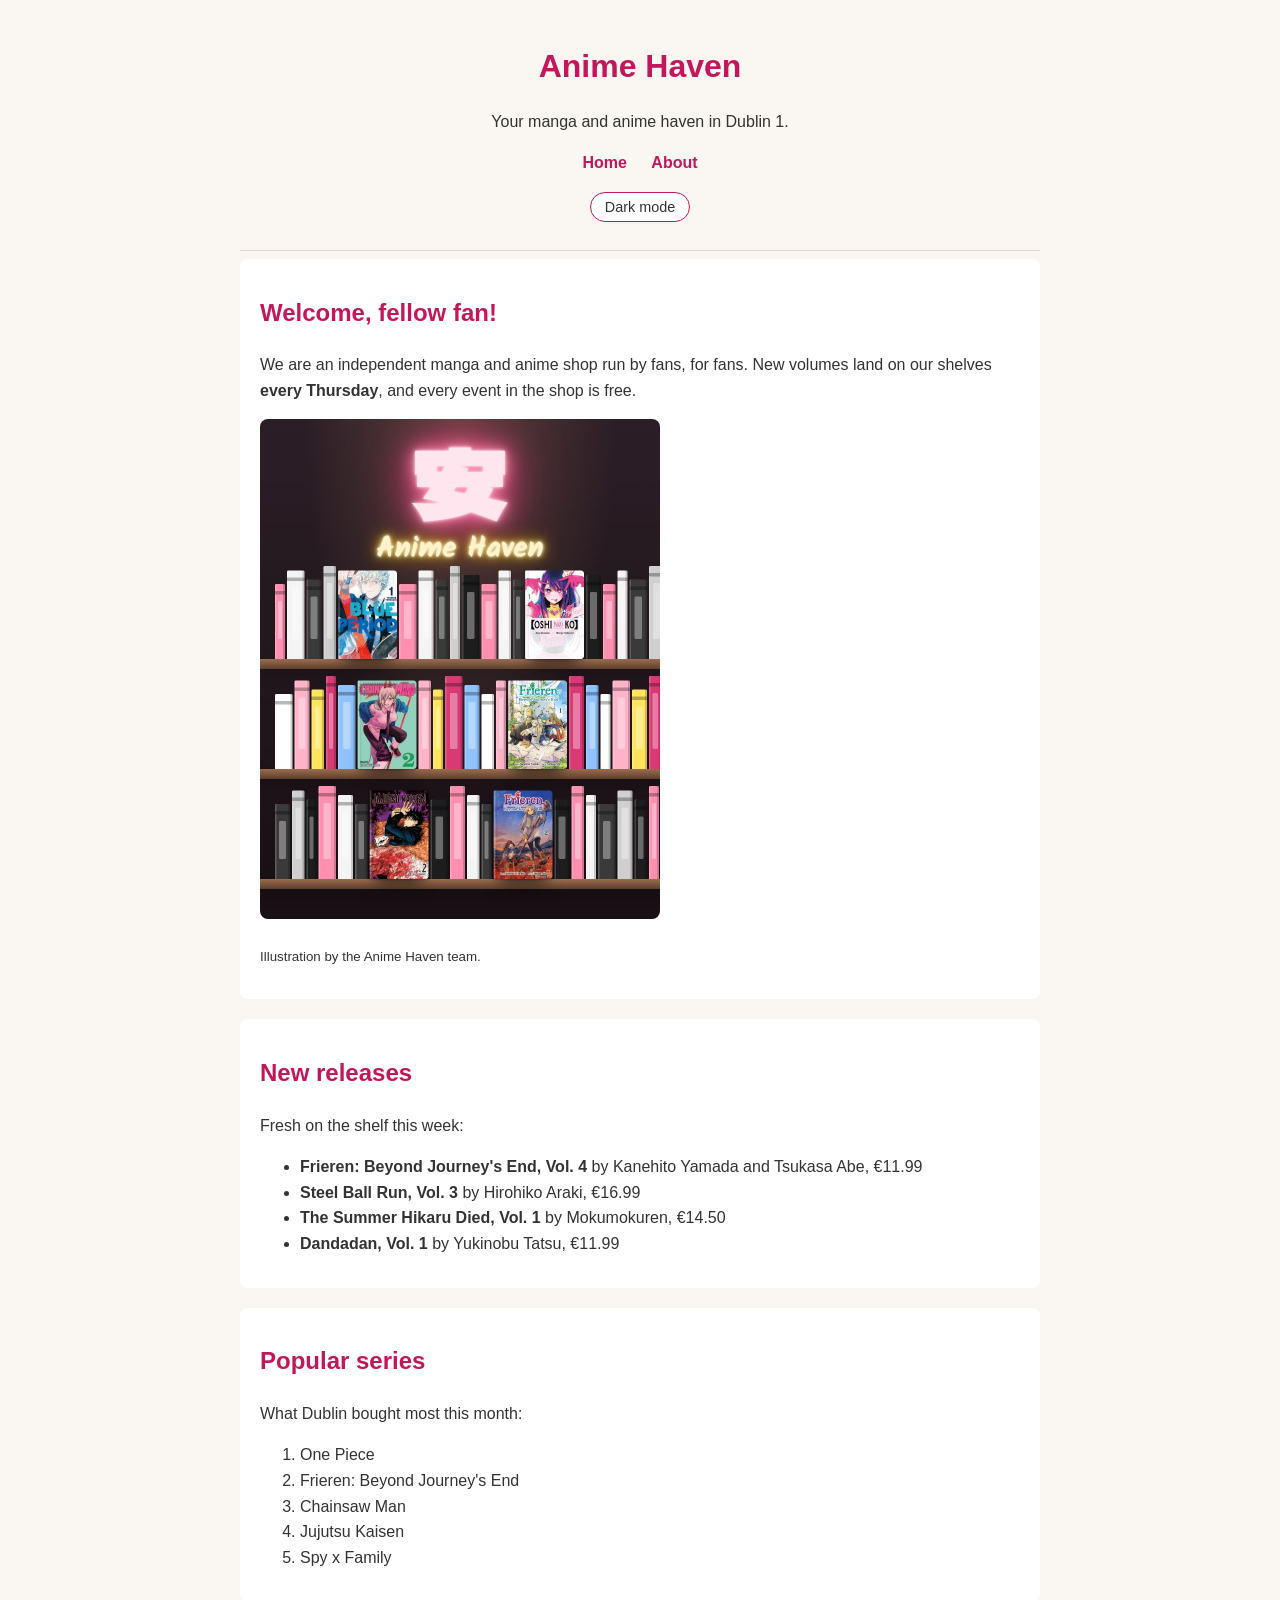
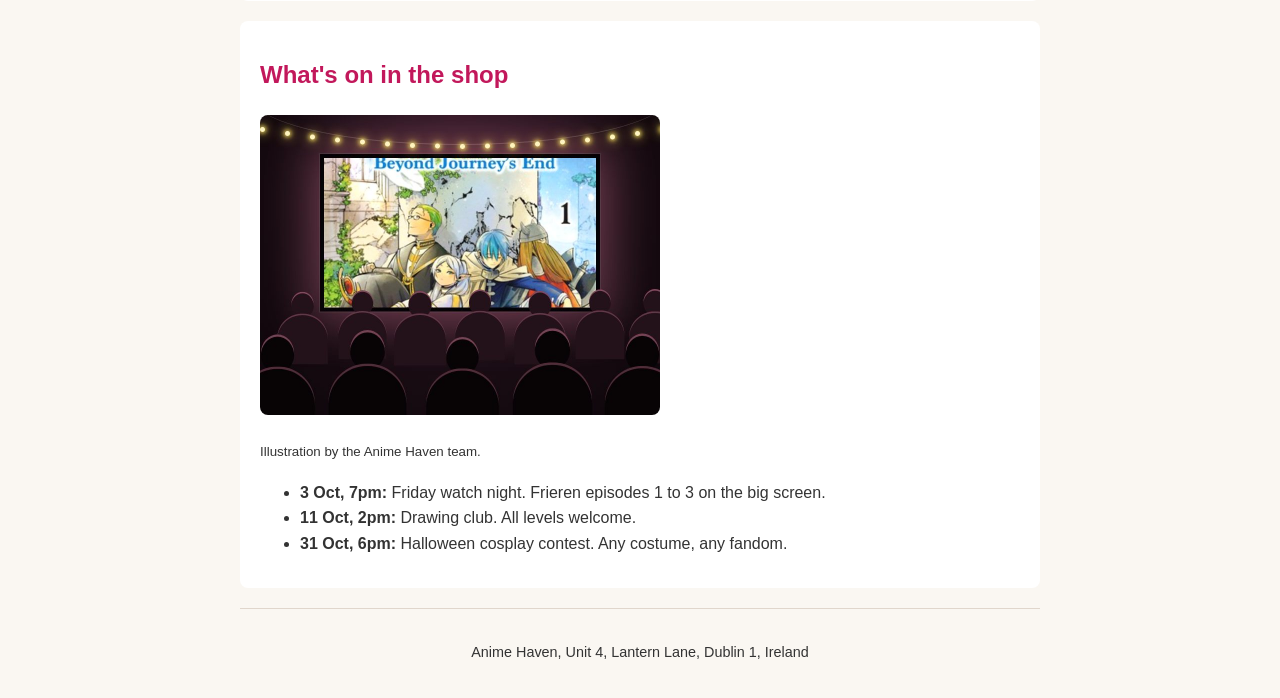
<file: index.html>
<!DOCTYPE html>
<html lang="en">
<head>
  <meta charset="utf-8">
  <meta name="viewport" content="width=device-width, initial-scale=1">
  <title>Anime Haven | Manga and anime shop in Dublin</title>
  <link rel="stylesheet" href="style.css">
</head>
<body>

  <!-- Header and main menu -->
  <header>
    <h1>Anime Haven</h1>
    <p>Your manga and anime haven in Dublin 1.</p>
    <nav>
      <ul>
        <li><a href="index.html">Home</a></li>
        <li><a href="about.html">About</a></li>
      </ul>
    </nav>
    <button id="theme-toggle" type="button">Dark mode</button>
  </header>

  <hr>

  <main>
    <!-- Welcome -->
    <section>
      <h2>Welcome, fellow fan!</h2>
      <p>We are an independent manga and anime shop run by fans, for fans. New volumes land on our shelves <strong>every Thursday</strong>, and every event in the shop is free.</p>
      <img src="images/shop.jpg" alt="anime haven shelf" width="400">
      <p><small>Illustration by the Anime Haven team.</small></p>
    </section>

    <!-- New releases -->
    <section>
      <h2>New releases</h2>
      <p>Fresh on the shelf this week:</p>
      <ul>
        <li><strong>Frieren: Beyond Journey's End, Vol. 4</strong> by Kanehito Yamada and Tsukasa Abe, €11.99</li>
        <li><strong>Steel Ball Run, Vol. 3</strong> by Hirohiko Araki, €16.99</li>
        <li><strong>The Summer Hikaru Died, Vol. 1</strong> by Mokumokuren, €14.50</li>
        <li><strong>Dandadan, Vol. 1</strong> by Yukinobu Tatsu, €11.99</li>
      </ul>
    </section>

    <!-- Popular series -->
    <section>
      <h2>Popular series</h2>
      <p>What Dublin bought most this month:</p>
      <ol>
        <li>One Piece</li>
        <li>Frieren: Beyond Journey's End</li>
        <li>Chainsaw Man</li>
        <li>Jujutsu Kaisen</li>
        <li>Spy x Family</li>
      </ol>
    </section>

    <!-- Events -->
    <section>
      <h2>What's on in the shop</h2>
      <img src="images/watch-night.jpg" alt="fans watching on big screen" width="400">
      <p><small>Illustration by the Anime Haven team.</small></p>
      <ul>
        <li><strong>3 Oct, 7pm:</strong> Friday watch night. Frieren episodes 1 to 3 on the big screen.</li>
        <li><strong>11 Oct, 2pm:</strong> Drawing club. All levels welcome.</li>
        <li><strong>31 Oct, 6pm:</strong> Halloween cosplay contest. Any costume, any fandom.</li>
      </ul>
    </section>
  </main>

  <hr>

  <footer>
    <p>Anime Haven, Unit 4, Lantern Lane, Dublin 1, Ireland</p>
  </footer>

  <script src="theme.js"></script>
</body>
</html>
</file>
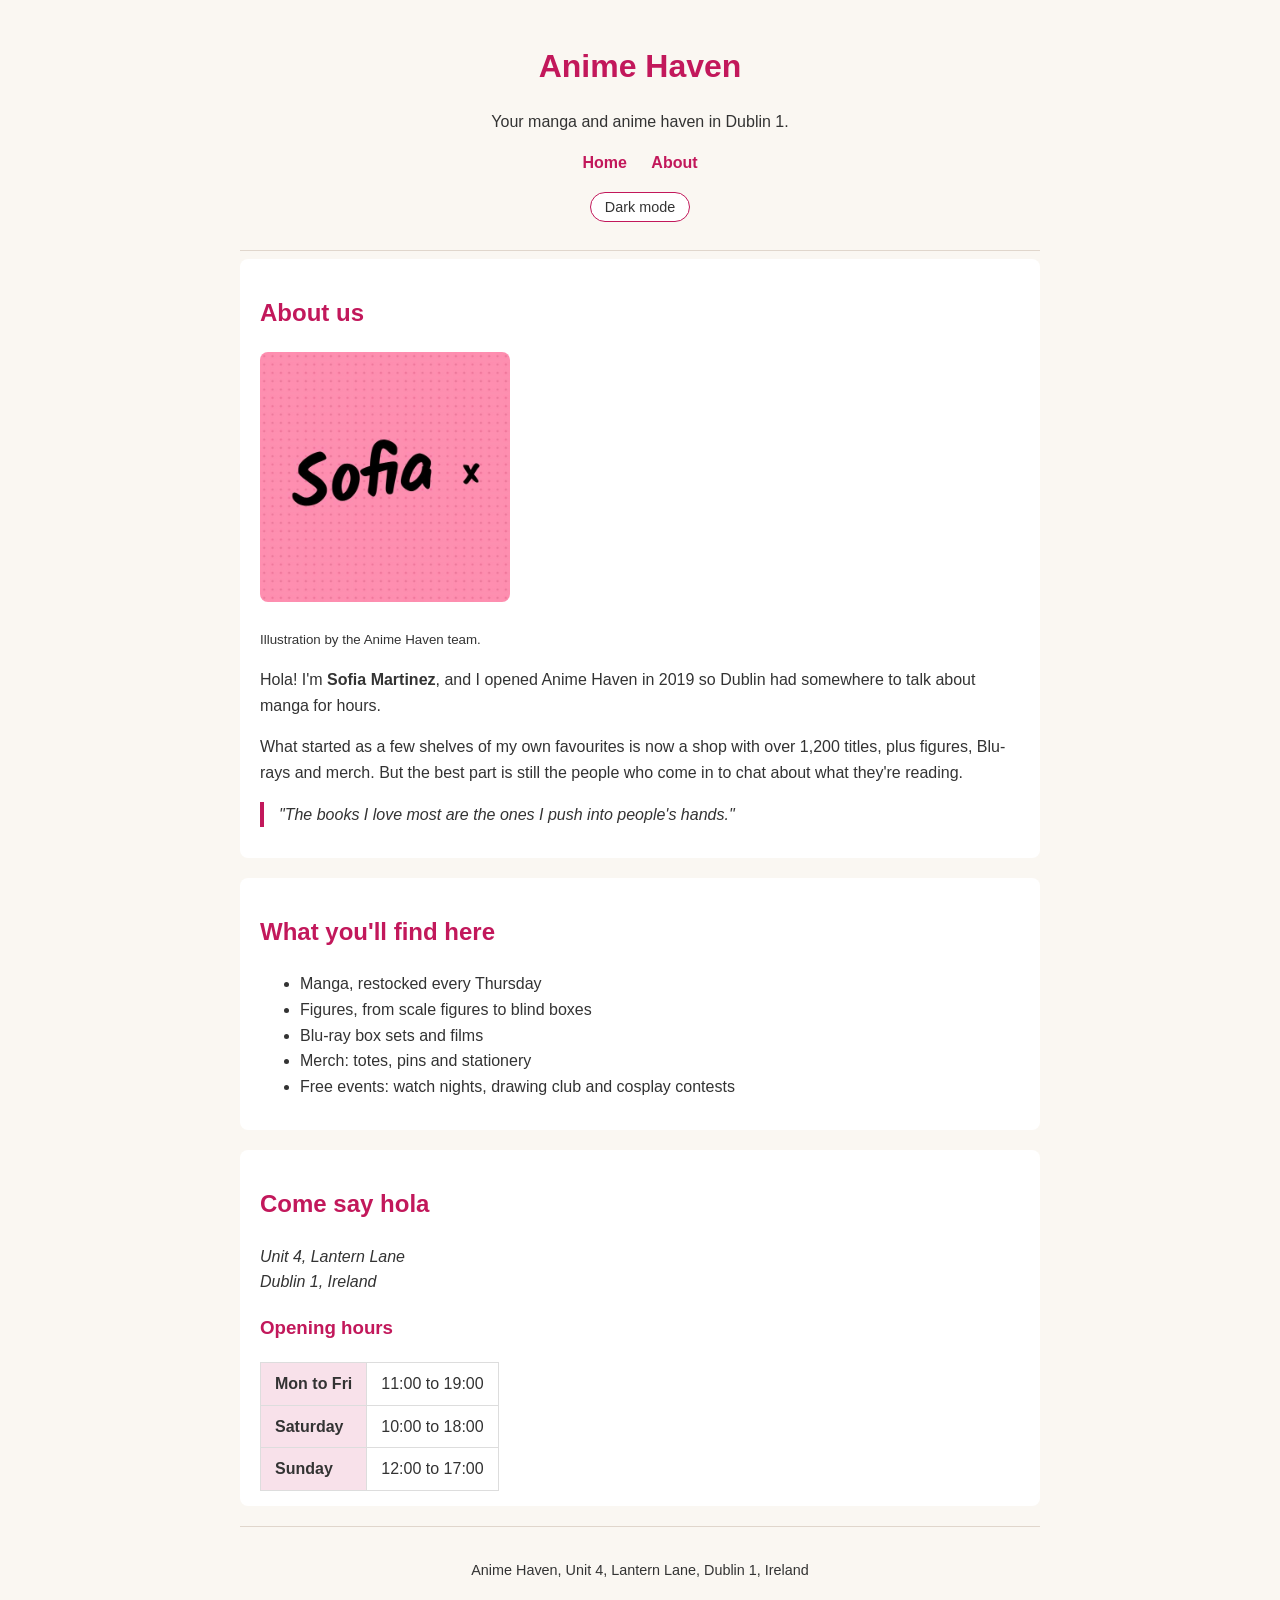
<file: about.html>
<!DOCTYPE html>
<html lang="en">
<head>
  <meta charset="utf-8">
  <meta name="viewport" content="width=device-width, initial-scale=1">
  <title>About | Anime Haven</title>
  <link rel="stylesheet" href="style.css">
</head>
<body>

  <!-- Header and main menu -->
  <header>
    <h1>Anime Haven</h1>
    <p>Your manga and anime haven in Dublin 1.</p>
    <nav>
      <ul>
        <li><a href="index.html">Home</a></li>
        <li><a href="about.html">About</a></li>
      </ul>
    </nav>
    <button id="theme-toggle" type="button">Dark mode</button>
  </header>

  <hr>

  <main>
    <!-- Sofia's story -->
    <section>
      <h2>About us</h2>
      <img src="images/sofia.jpg" alt="Sofia's signature" width="250">
      <p><small>Illustration by the Anime Haven team.</small></p>
      <p>Hola! I'm <strong>Sofia Martinez</strong>, and I opened Anime Haven in 2019 so Dublin had somewhere to talk about manga for hours.</p>
      <p>What started as a few shelves of my own favourites is now a shop with over 1,200 titles, plus figures, Blu-rays and merch. But the best part is still the people who come in to chat about what they're reading.</p>
      <blockquote>"The books I love most are the ones I push into people's hands."</blockquote>
    </section>

    <!-- What we offer -->
    <section>
      <h2>What you'll find here</h2>
      <ul>
        <li>Manga, restocked every Thursday</li>
        <li>Figures, from scale figures to blind boxes</li>
        <li>Blu-ray box sets and films</li>
        <li>Merch: totes, pins and stationery</li>
        <li>Free events: watch nights, drawing club and cosplay contests</li>
      </ul>
    </section>

    <!-- Visit -->
    <section>
      <h2>Come say hola</h2>
      <address>
        Unit 4, Lantern Lane<br>
        Dublin 1, Ireland
      </address>
      <h3>Opening hours</h3>
      <table>
        <tr>
          <th>Mon to Fri</th>
          <td>11:00 to 19:00</td>
        </tr>
        <tr>
          <th>Saturday</th>
          <td>10:00 to 18:00</td>
        </tr>
        <tr>
          <th>Sunday</th>
          <td>12:00 to 17:00</td>
        </tr>
      </table>
    </section>
  </main>

  <hr>

  <footer>
    <p>Anime Haven, Unit 4, Lantern Lane, Dublin 1, Ireland</p>
  </footer>

  <script src="theme.js"></script>
</body>
</html>
</file>
<file: style.css>
:root {
  --bg: #faf7f2;
  --text: #333333;
  --card: #ffffff;
  --accent: #c2185b;
  --border: #dddddd;
  --table-head: #f8e1ea;
  --line: #e0d6cc;
}

[data-theme="dark"] {
  --bg: #1a1a1f;
  --text: #e6e6e6;
  --card: #26262d;
  --accent: #f06292;
  --border: #44444d;
  --table-head: #3a2530;
  --line: #44444d;
}

body {
  font-family: Arial, Helvetica, sans-serif;
  color: var(--text);
  background-color: var(--bg);
  line-height: 1.6;
  max-width: 800px;
  margin: 0 auto;
  padding: 0 20px;
}

/* header and navigation  */

header {
  text-align: center;
  padding: 20px 0;
}

h1 {
  color: var(--accent);
  margin-bottom: 0;
}

/* menu list */
nav ul {
  list-style: none;
  padding: 0;
}

nav li {
  display: inline-block;
  margin: 0 10px;
}

nav a {
  color: var(--accent);
  text-decoration: none;
  font-weight: bold;
}


nav a:hover {
  text-decoration: underline;
}


#theme-toggle {
  background-color: var(--card);
  color: var(--text);
  border: 1px solid var(--accent);
  border-radius: 20px;
  padding: 6px 14px;
  cursor: pointer;
  font-size: 0.9em;
}

#theme-toggle:hover {
  background-color: var(--accent);
  color: var(--card);
}

/* Content */

h2, h3 {
  color: var(--accent);
}

section {
  background-color: var(--card);
  padding: 15px 20px;
  margin-bottom: 20px;
  border-radius: 8px;
}


img {
  max-width: 100%;
  height: auto;
  border-radius: 8px;
}

blockquote {
  border-left: 4px solid var(--accent);
  margin-left: 0;
  padding-left: 15px;
  font-style: italic;
}

/* about */

table {
  border-collapse: collapse;
}

th, td {
  border: 1px solid var(--border);
  padding: 8px 14px;
  text-align: left;
}

th {
  background-color: var(--table-head);
}

/* footer */

footer {
  text-align: center;
  font-size: 0.9em;
  padding: 10px 0 20px;
}

hr {
  border: none;
  border-top: 1px solid var(--line);
}
</file>
